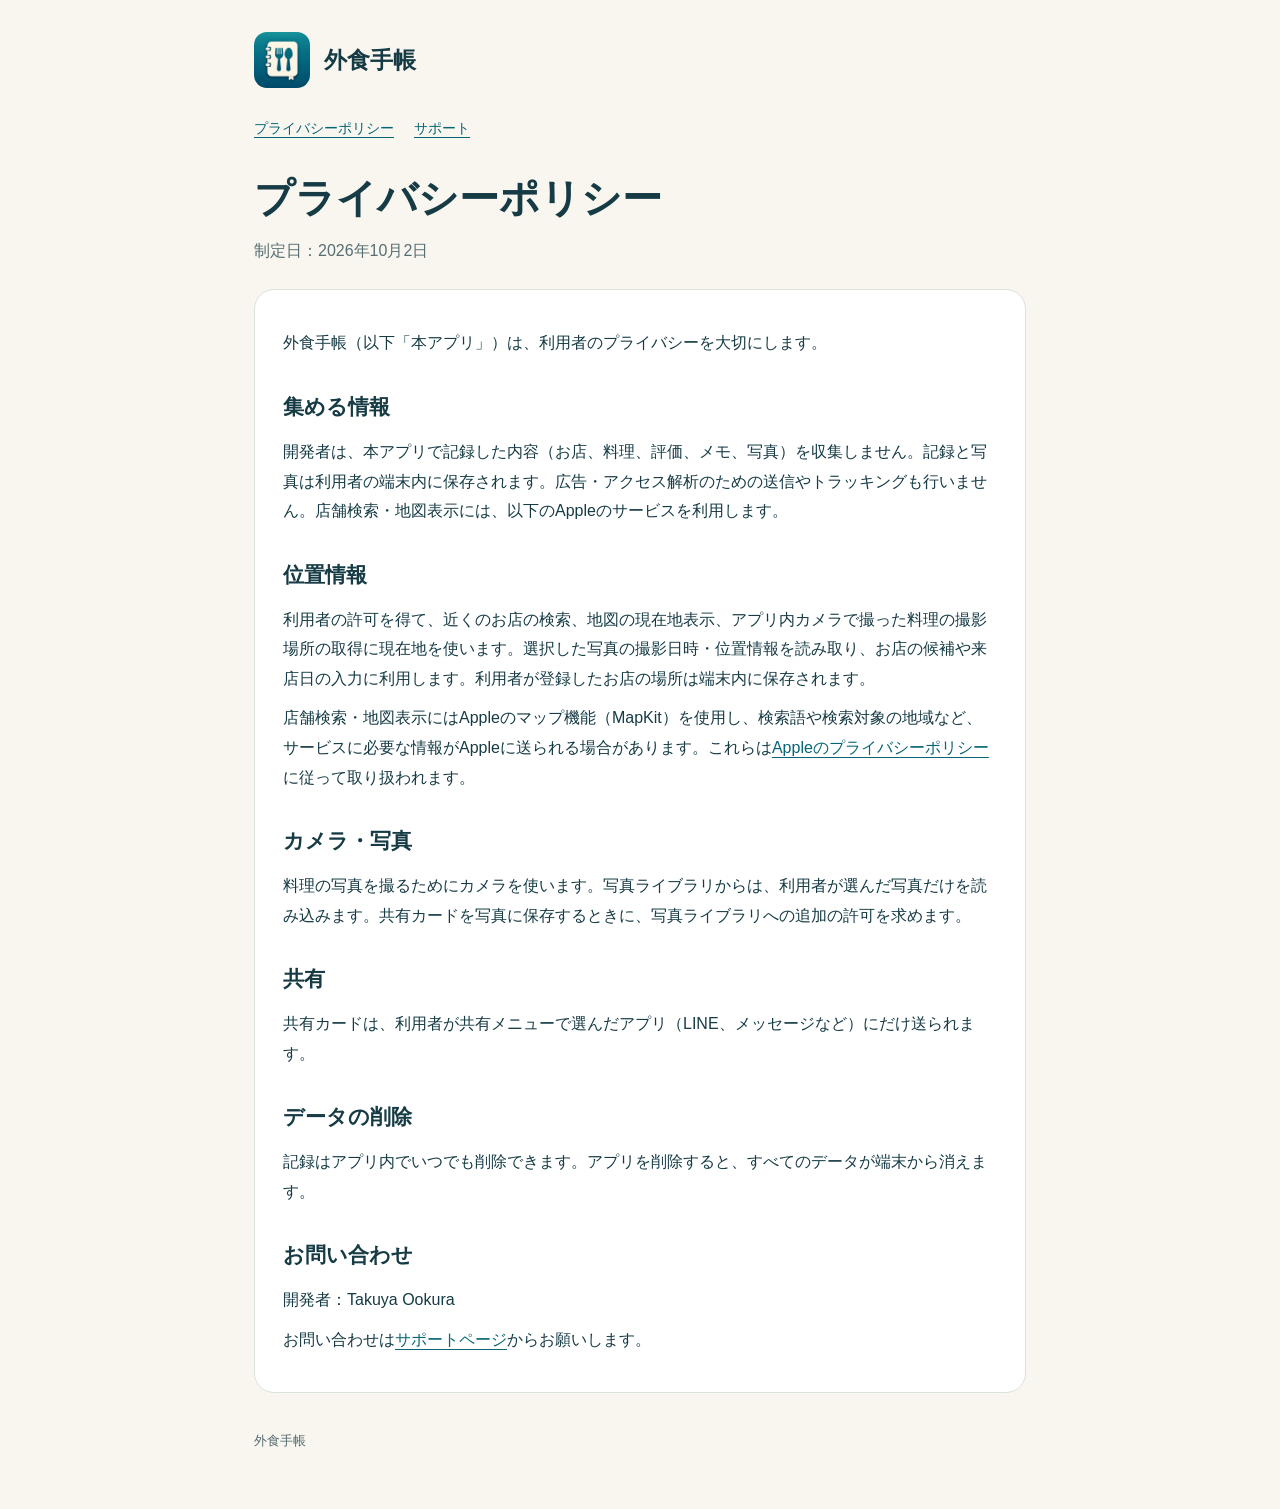
<file: index.html>
<!doctype html>
<html lang="ja">
<head><meta charset="utf-8"><meta name="viewport" content="width=device-width,initial-scale=1"><title>外食手帳 プライバシーポリシー</title><meta name="description" content="外食手帳のデータ保存、写真、位置情報についての説明。"><link rel="stylesheet" href="style.css"></head>
<body><main class="wrap">
<header><img src="AppIcon.png" alt=""><strong>外食手帳</strong></header>
<nav aria-label="ページ"><a href="index.html" aria-current="page">プライバシーポリシー</a><a href="support.html">サポート</a></nav>
<h1>プライバシーポリシー</h1><p class="date">制定日：2026年10月2日</p>
<section class="card">
<p>外食手帳（以下「本アプリ」）は、利用者のプライバシーを大切にします。</p>
<h2>集める情報</h2><p>開発者は、本アプリで記録した内容（お店、料理、評価、メモ、写真）を収集しません。記録と写真は利用者の端末内に保存されます。広告・アクセス解析のための送信やトラッキングも行いません。店舗検索・地図表示には、以下のAppleのサービスを利用します。</p>
<h2>位置情報</h2><p>利用者の許可を得て、近くのお店の検索、地図の現在地表示、アプリ内カメラで撮った料理の撮影場所の取得に現在地を使います。選択した写真の撮影日時・位置情報を読み取り、お店の候補や来店日の入力に利用します。利用者が登録したお店の場所は端末内に保存されます。</p>
<p>店舗検索・地図表示にはAppleのマップ機能（MapKit）を使用し、検索語や検索対象の地域など、サービスに必要な情報がAppleに送られる場合があります。これらは<a href="https://www.apple.com/legal/privacy/jp/">Appleのプライバシーポリシー</a>に従って取り扱われます。</p>
<h2>カメラ・写真</h2><p>料理の写真を撮るためにカメラを使います。写真ライブラリからは、利用者が選んだ写真だけを読み込みます。共有カードを写真に保存するときに、写真ライブラリへの追加の許可を求めます。</p>
<h2>共有</h2><p>共有カードは、利用者が共有メニューで選んだアプリ（LINE、メッセージなど）にだけ送られます。</p>
<h2>データの削除</h2><p>記録はアプリ内でいつでも削除できます。アプリを削除すると、すべてのデータが端末から消えます。</p>
<h2>お問い合わせ</h2><p>開発者：Takuya Ookura</p><p>お問い合わせは<a href="support.html">サポートページ</a>からお願いします。</p>
</section><footer>外食手帳</footer></main></body></html>
</file>
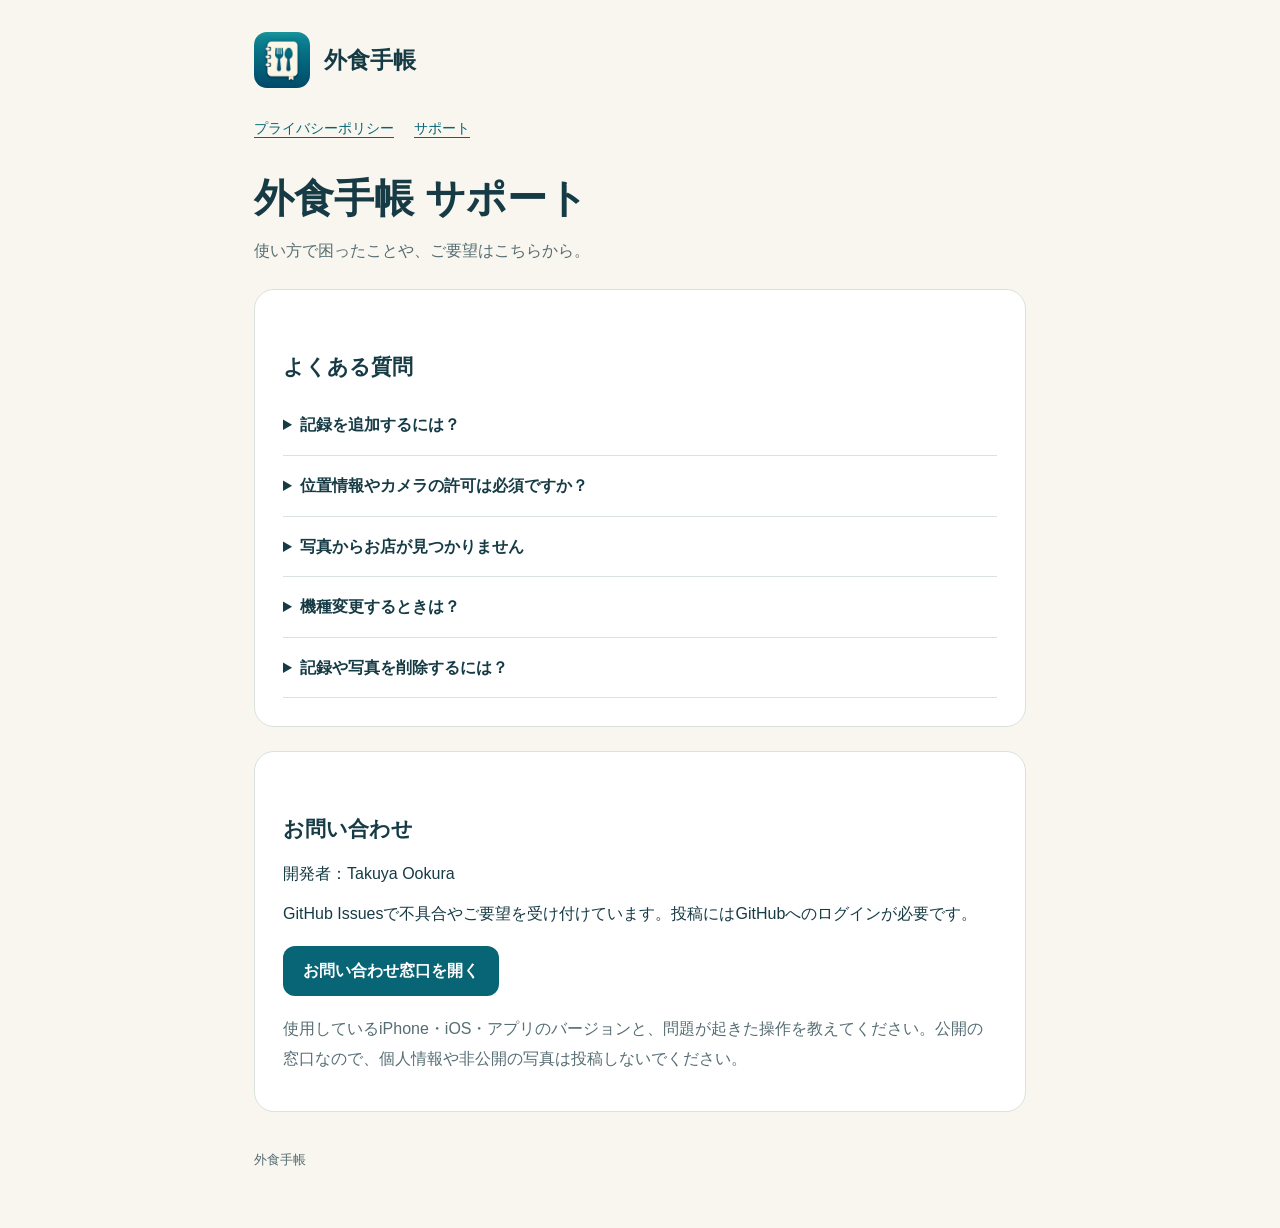
<file: support.html>
<!doctype html>
<html lang="ja">
<head><meta charset="utf-8"><meta name="viewport" content="width=device-width,initial-scale=1"><title>外食手帳 サポート</title><meta name="description" content="外食手帳のよくある質問とお問い合わせ窓口。"><link rel="stylesheet" href="style.css"></head>
<body><main class="wrap">
<header><img src="AppIcon.png" alt=""><strong>外食手帳</strong></header>
<nav aria-label="ページ"><a href="index.html">プライバシーポリシー</a><a href="support.html" aria-current="page">サポート</a></nav>
<h1>外食手帳 サポート</h1><p class="lead">使い方で困ったことや、ご要望はこちらから。</p>
<section class="card"><h2>よくある質問</h2>
<details><summary>記録を追加するには？</summary><p>「お店」タブの右下にある＋を押し、お店と料理名を入力して保存します。写真・評価・メモ・値段は必要に応じて追加できます。</p></details>
<details><summary>位置情報やカメラの許可は必須ですか？</summary><p>必須ではありません。お店の手入力や地図での場所指定、写真ライブラリの選択を使えます。店舗検索や地図表示には通信が必要です。</p></details>
<details><summary>写真からお店が見つかりません</summary><p>写真に位置情報が含まれていない場合や、近くのお店が検索で見つからない場合があります。お店を手入力するか、地図で場所を指定してください。</p></details>
<details><summary>機種変更するときは？</summary><p>記録と写真は端末内に保存されます。iCloudなどの端末バックアップと復元をご利用ください。バックアップの設定・対象・復元結果をご確認ください。</p></details>
<details><summary>記録や写真を削除するには？</summary><p>来店記録の「…」から削除できます。お店を削除すると、そのお店の来店記録も削除されます。アプリを削除すると端末内のデータも削除されます。</p></details>
</section>
<section class="card"><h2>お問い合わせ</h2><p>開発者：Takuya Ookura</p><p>GitHub Issuesで不具合やご要望を受け付けています。投稿にはGitHubへのログインが必要です。</p>
<a class="button" href="https://github.com/nerukohasodatune-cloud/eatlog-privacy/issues">お問い合わせ窓口を開く</a>
<p class="lead">使用しているiPhone・iOS・アプリのバージョンと、問題が起きた操作を教えてください。公開の窓口なので、個人情報や非公開の写真は投稿しないでください。</p>
</section><footer>外食手帳</footer></main></body></html>
</file>
<file: style.css>
:root{color-scheme:light dark;--ink:#163b45;--paper:#f8f6ef;--card:#fff;--muted:#566d73;--teal:#086575;--line:#d9e2dd}
*{box-sizing:border-box}body{margin:0;background:var(--paper);color:var(--ink);font:16px/1.85 -apple-system,BlinkMacSystemFont,"Hiragino Sans","Yu Gothic",sans-serif}
.wrap{max-width:820px;margin:0 auto;padding:32px 24px 56px}header{display:flex;align-items:center;gap:14px;margin-bottom:28px}header img{width:56px;height:56px;border-radius:13px}header strong{font-size:23px}
nav{display:flex;gap:20px;flex-wrap:wrap;font-size:14px;margin-bottom:28px}a{color:var(--teal);text-underline-offset:4px}h1{font-size:clamp(28px,5vw,40px);line-height:1.4;margin:0 0 10px}h2{font-size:21px;margin-top:30px;margin-bottom:8px}
p{margin:10px 0}.lead,.date{color:var(--muted)}.card{background:var(--card);border:1px solid var(--line);border-radius:20px;padding:28px;margin-top:24px}.button{display:inline-block;background:var(--teal);color:#fff;padding:10px 20px;border-radius:12px;text-decoration:none;font-weight:600;margin:8px 0}
details{padding:15px 0;border-bottom:1px solid var(--line)}summary{cursor:pointer;font-weight:600}footer{font-size:13px;color:var(--muted);margin-top:36px}
@media(max-width:500px){.wrap{padding:24px 18px 40px}.card{padding:20px}}
@media(prefers-color-scheme:dark){:root{--ink:#e8f0e9;--paper:#122a31;--card:#19363d;--muted:#afc2bd;--teal:#69cecf;--line:#35505a}.button{color:#0b3038}}
</file>
